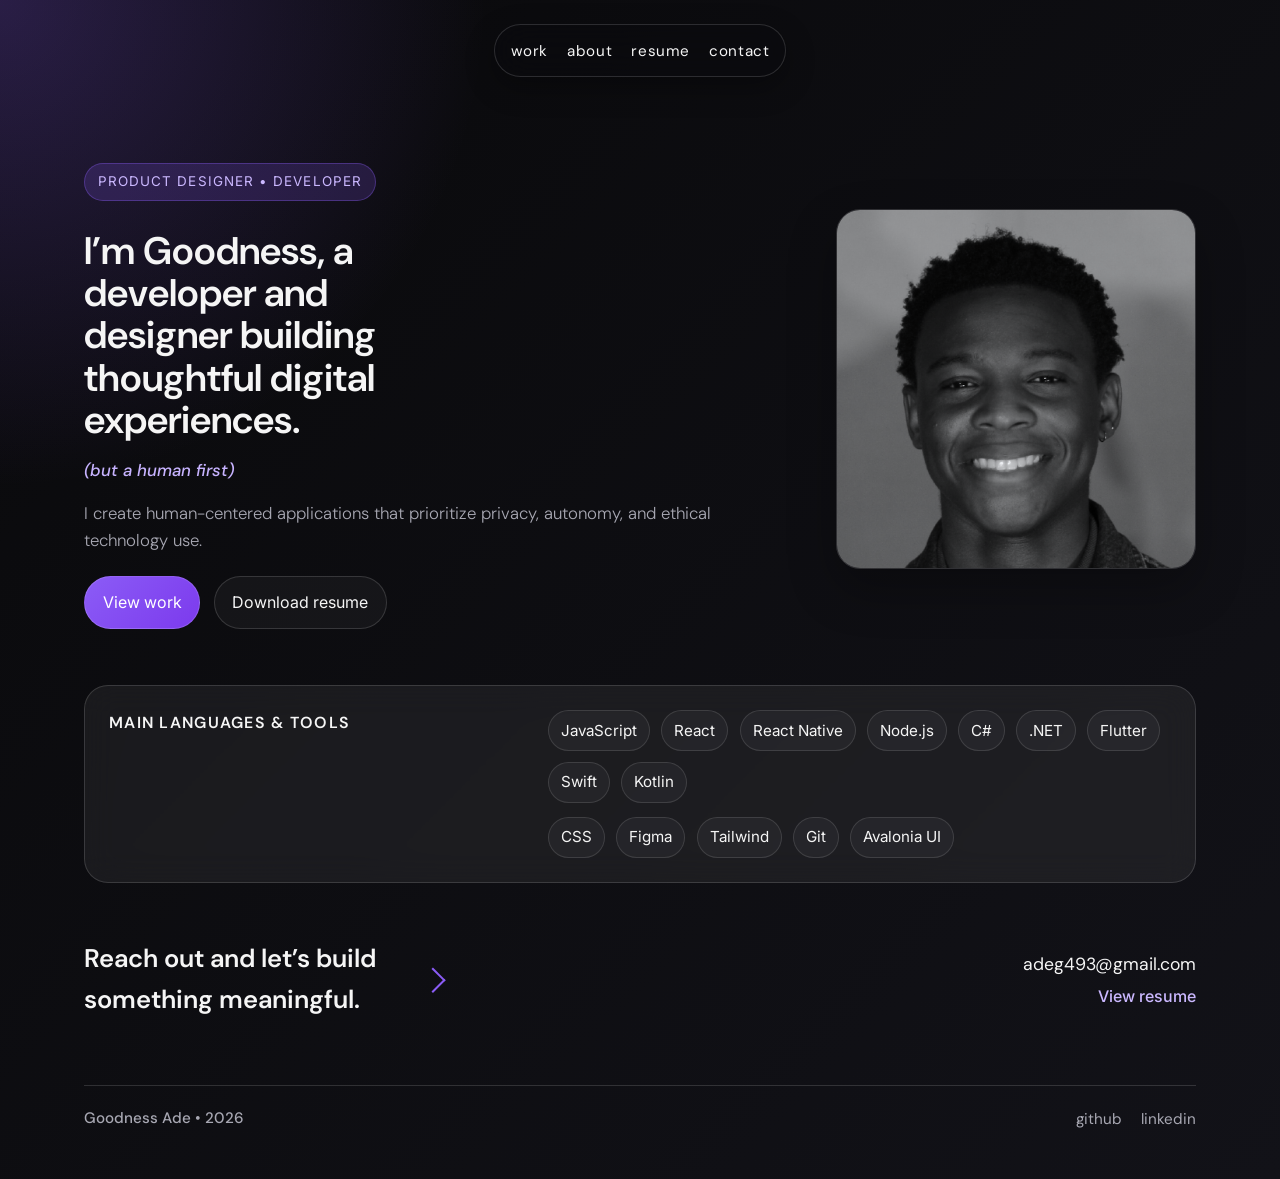
<file: index.html>
<!DOCTYPE html>
<html lang="en">
  <head>
    <meta charset="UTF-8" />
    <meta name="viewport" content="width=device-width, initial-scale=1.0" />
    <title>goodnessade</title>
    <link rel="icon" type="image/x-icon" href="./resources/Frame 38.png" />
    <link rel="preconnect" href="https://fonts.googleapis.com" />
    <link rel="preconnect" href="https://fonts.gstatic.com" crossorigin />
    <link
      href="https://fonts.googleapis.com/css2?family=DM+Sans:ital,opsz,wght@0,9..40,100..1000;1,9..40,100..1000&family=Inter:wght@100..900&display=swap"
      rel="stylesheet"
    />
    <link rel="stylesheet" href="main.css" />
  </head>
  <body class="container" id="body">
    <header class="navbar">
      <nav class="navbar__nav">
        <ul class="navbar__list">
          <li><a href="./work.html" class="navbar__link">work</a></li>
          <li><a href="#./" class="navbar__link">about</a></li>
          <li><a href="./resources/Resume_Goodness_Ade.pdf" class="navbar__link" target="_blank">resume</a></li>
          <li><a href="mailto:adeg493@gmail.com" class="navbar__link">contact</a></li>
        </ul>
      </nav>
    </header>

    <main class="main" id="main">
      <div class="hero__section">
        <div class="text__section">
          <p class="eyebrow">Product designer • developer</p>
          <h3 class="intro__text">
            I’m Goodness, a developer and designer building thoughtful digital experiences.
          </h3>
          <h5 class="human_text">(but a human first)</h5>
          <h5 class="about__text">
            I create human-centered applications that prioritize privacy, autonomy,
            and ethical technology use.
          </h5>
          <div class="hero__actions">
            <a href="./work.html" class="button button--primary">View work</a>
            <a href="./resources/Resume_Goodness_Ade.pdf" class="button button--secondary" target="_blank">Download resume</a>
          </div>
        </div>
        <img src="./resources/goodnessade.png" class="hero__image" alt="Portrait of Goodness Ade" width="450" height="450" />
      </div>
    </main>

    <section class="tools__section">
      <span class="title">Main languages & tools</span>
      <div class="languages__section">
        <div class="first__list">
          <span>JavaScript</span>
          <span>React</span>
          <span>React Native</span>
          <span>Node.js</span>
          <span>C#</span>
          <span>.NET</span>
          <span>Flutter</span>
          <span>Swift</span>
          <span>Kotlin</span>
        </div>
        <div class="second__list">
          <span>CSS</span>
          <span>Figma</span>
          <span>Tailwind</span>
          <span>Git</span>
          <span>Avalonia UI</span>
        </div>
      </div>
    </section>

    <section class="social__section">
      <div class="leader">
        <div class="leader__text">Reach out and let’s build something meaningful.</div>
        <div class="arrow"></div>
      </div>
      <div class="info">
        <a href="mailto:adeg493@gmail.com" class="email">adeg493@gmail.com</a>
        <a href="./resources/Resume_Goodness_Ade.pdf" class="resume" target="_blank">View resume</a>
      </div>
    </section>

    <footer class="footer__border">
      <div class="footer">
        <h5 class="trademark">Goodness Ade • 2026</h5>
        <nav class="footer__nav">
          <ul class="footer__list">
            <li>
              <a href="https://github.com/ade0003" class="footer__link" target="_blank">github</a>
            </li>
            <li>
              <a href="https://www.linkedin.com/in/goodness-ade-182403/" class="footer__link" target="_blank">linkedin</a>
            </li>
          </ul>
        </nav>
      </div>
    </footer>
  </body>
</html>
</file>
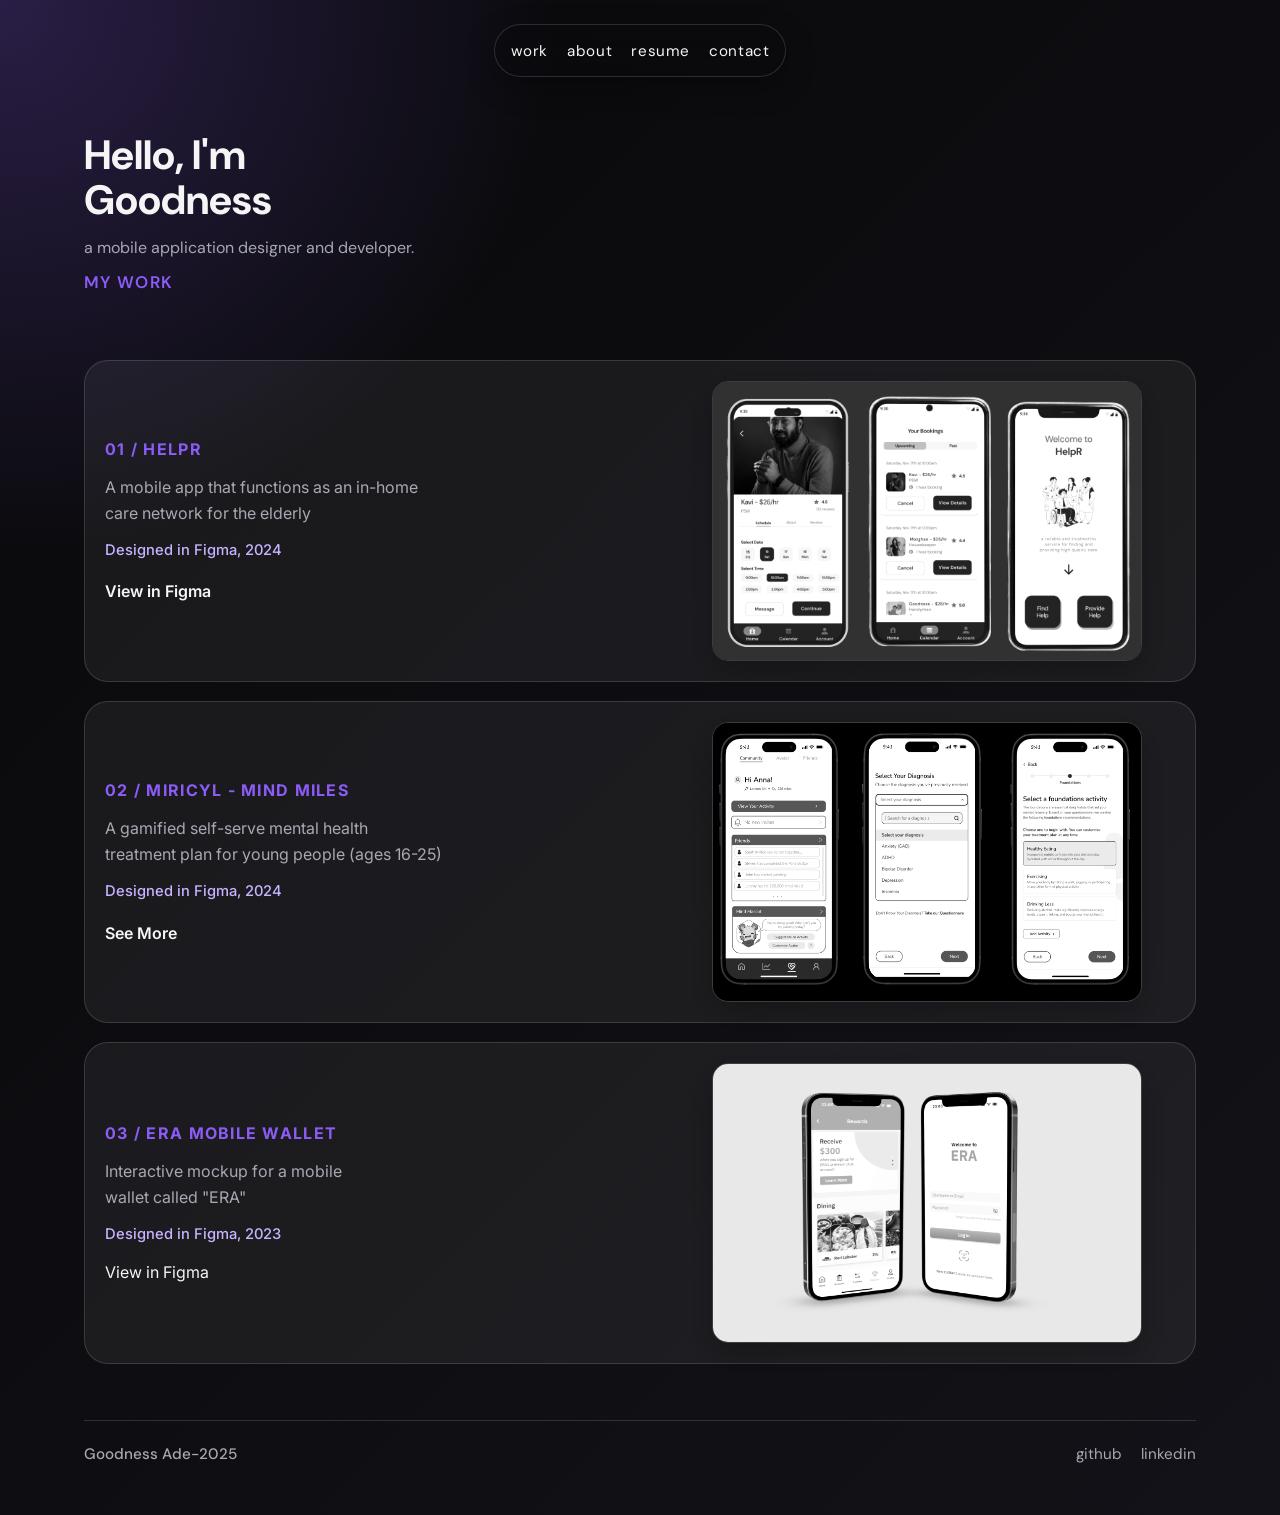
<file: work.html>
<!DOCTYPE html>
<html lang="en">
  <head>
    <meta charset="UTF-8" />
    <meta name="viewport" content="width=device-width, initial-scale=1.0" />
    <title>goodnessade</title>
    <link rel="icon" type="image/x-icon" href="./resources/Frame 38.png">
    <link rel="preconnect" href="https://fonts.googleapis.com" />
    <link rel="preconnect" href="https://fonts.gstatic.com" crossorigin />
    <link
      href="https://fonts.googleapis.com/css2?family=DM+Sans:ital,opsz,wght@0,9..40,100..1000;1,9..40,100..1000&family=Inter:wght@100..900&display=swap"
      rel="stylesheet"
    />
    <link rel="stylesheet" href="main.css" />
  </head>
  <!-- <span class="opaque"></span> -->
  <body class="container" id="body">
    <header class="navbar">
      <nav class="navbar__nav">
        <ul class="navbar__list">
          <li><a href="#work" id="work-link" class="navbar__link">work</a></li>
          <li><a href="./index.html" id="about-link" class="navbar__link">about</a></li>
          <li><a href="./resources/Resume_Goodness_Ade.pdf" class="navbar__link" target="_blank">resume</a></li>
          <li><a href="mailto:adeg492@gmail.com" class="navbar__link">contact</a></li>
        </ul>
      </nav>
    </header>
    <main class="main" id="main">
      <div class="hero">
        <h2 id="intro__main">Hello, I'm <br />Goodness</h1>
        <h4 id="intro">a mobile application designer and developer.</h4>
        
      
      </div>
      <h5 id="my-work">my work</h5> 
      <div class="down-arrow"></div>
    </main>

    <section class="work" id="work">
      <div class="work__section">
        <div class="section__text">
          <a target="_blank" href="https://www.figma.com/proto/6w7J6vtP8EmjLZg3QRNXtK/goodness--elderly-in-home-care-network?page-id=241%3A8805&node-id=2167-369&p=f&viewport=-37%2C-247%2C0.26&t=EDmNYjoz0pDZHW6J-1&scaling=scale-down&content-scaling=fixed"><span id="project__title"> 01 / HelpR</span></a>
          <span>A mobile app that functions as an in-home <br> care network for the elderly</span>
          <small id="design__date"> Designed in Figma, 2024</small>
          <a target= "_blank"href="https://www.figma.com/design/6w7J6vtP8EmjLZg3QRNXtK/goodness--elderly-in-home-care-network?node-id=241-8805&t=LHmnnQTkSR4XGysL-1" id="visit__link">View in Figma</a>
        </div>
        <div class = "section__image">
          <img class="project__image" src="./resources/helpr.png" alt="helpr app home screen" width="430" height="280">
        </div>
      </div>
      <div class="work__section">
        <div class="section__text">
          <span id="project__title"> 02 / Miricyl - Mind Miles</span>
          <span> A gamified self-serve mental health <br> treatment plan for young people (ages 16-25)</span>
          <small id="design__date"> Designed in Figma, 2024</small>
          <a target= "_blank"href="./resources/Miricyl.pdf" id="visit__link">See More</a>
        </div>
        <div class = "section__image">
          <img class="project__image" src="./resources/miricyl.png" alt="era app home screen" width="430" height="280">
        </div>
      </div>
      <div class="work__section">
        <div class="section__text">
          <span id="project__title"> 03 / ERA Mobile Wallet</span>
          <span>Interactive mockup for a mobile <br>wallet called "ERA"</span>
          <small id="design__date"> Designed in Figma, 2023</small>
          <a target= "_blank"href="https://www.figma.com/proto/7RIC249OJOgYamYMKoSegd/Final-Project?page-id=619%3A1132&node-id=732-2169&viewport=558%2C297%2C0.1&t=K4TO3gwN127Tmwyc-1&scaling=scale-down&content-scaling=fixed&starting-point-node-id=1006%3A1404">View in Figma</a>
        </div>
        <div class = "section__image">
          <img class="project__image" src="./resources/era.png" alt="era app home screen" width="430" height="280">
        </div>
      </div>
      
      
    </section>
    <footer class="footer__border">
      <div class="footer">
        <h5 class="trademark">Goodness Ade-2025</h5>
        <nav class="footer__nav">
          <ul class="footer__list">
            <li><a href="https://github.com/ade0003" class="footer__link" target="_blank">github</a></li>
            <li><a href="https://www.linkedin.com/in/goodness-ade-182403/" class="footer__link" target="_blank">linkedin</a></li>
            
          </ul>
        </nav>

      </div>
        
    </footer>

  </body>
  
</html>
</file>
<file: main.css>
:root {
  --color-background: #09090b;
  --color-surface: rgba(255, 255, 255, 0.06);
  --color-surface-strong: rgba(255, 255, 255, 0.1);
  --color-primary: #f5f5f5;
  --color-secondary: #a8a8b3;
  --color-accent: #8b5cf6;
  --color-accent-soft: rgba(139, 92, 246, 0.18);
  --color-border: rgba(255, 255, 255, 0.14);
  --font-primary: "DM Sans", sans-serif;
  --font-secondary: "Inter", sans-serif;
  --container: 72rem;
}

* {
  box-sizing: border-box;
}

html {
  scroll-behavior: smooth;
  font-size: 16px;
}

body {
  margin: 0;
  min-height: 100vh;
  background:
    radial-gradient(circle at top left, rgba(139, 92, 246, 0.25), transparent 28%),
    linear-gradient(135deg, #09090b 0%, #121218 100%);
  color: var(--color-primary);
  font-family: var(--font-secondary);
  line-height: 1.6;
}

body.container {
  width: min(100%, var(--container));
  margin: 0 auto;
  padding: 1.5rem 1.25rem 3rem;
}

a {
  color: var(--color-primary);
  text-decoration: none;
}

h1,
h2,
h3,
h4,
h5,
h6 {
  font-family: var(--font-primary);
  margin: 0;
}

h3,
.heading-3 {
  font-size: clamp(1.8rem, 3vw, 2.7rem);
  line-height: 1.1;
}

h5,
.heading-5 {
  font-size: 1.05rem;
  font-weight: 400;
}

small,
.small {
  font-size: 0.92rem;
}

#body {
  display: flex;
  flex-direction: column;
  gap: 2.5rem;
}

.navbar {
  display: flex;
  justify-content: center;
  position: sticky;
  top: 1rem;
  z-index: 1000;
}

.navbar__nav {
  background: rgba(10, 10, 14, 0.72);
  border: 1px solid var(--color-border);
  border-radius: 999px;
  backdrop-filter: blur(18px);
  box-shadow: 0 10px 30px rgba(0, 0, 0, 0.3);
  padding: 0.8rem 1rem;
}

.navbar__list {
  display: flex;
  gap: 1.2rem;
  align-items: center;
  margin: 0;
  padding: 0;
  list-style: none;
}

.navbar__link {
  position: relative;
  font-family: var(--font-primary);
  font-size: 0.95rem;
  letter-spacing: 0.04em;
  text-transform: lowercase;
  transition: color 0.2s ease;
}

.navbar__link::after {
  content: "";
  position: absolute;
  left: 0;
  bottom: -0.3rem;
  width: 100%;
  height: 2px;
  background: linear-gradient(90deg, var(--color-accent), #7dd3fc);
  transform: scaleX(0);
  transform-origin: left;
  transition: transform 0.25s ease;
}

.navbar__link:hover,
.navbar__link:focus-visible {
  color: var(--color-accent);
}

.navbar__link:hover::after,
.navbar__link:focus-visible::after {
  transform: scaleX(1);
}

.hero__section {
  display: grid;
  grid-template-columns: 1.3fr 0.8fr;
  gap: 2rem;
  align-items: center;
  padding: 2rem 0 1rem;
}

.text__section {
  display: flex;
  flex-direction: column;
  gap: 1rem;
}

.eyebrow {
  display: inline-flex;
  width: fit-content;
  padding: 0.45rem 0.8rem;
  border-radius: 999px;
  background: var(--color-accent-soft);
  border: 1px solid rgba(139, 92, 246, 0.35);
  color: #cbb8ff;
  font-size: 0.84rem;
  letter-spacing: 0.08em;
  text-transform: uppercase;
}

.intro__text {
  color: var(--color-primary);
  font-weight: 600;
  max-width: 12ch;
}

.human_text {
  margin: 0;
  color: #c7b3ff;
  font-style: italic;
  font-weight: 500;
}

.about__text {
  color: var(--color-secondary);
  font-weight: 300;
  font-size: 1.05rem;
  max-width: 58ch;
  margin: 0;
}

.hero__actions {
  display: flex;
  flex-wrap: wrap;
  gap: 0.85rem;
  margin-top: 0.4rem;
}

.button {
  display: inline-flex;
  align-items: center;
  justify-content: center;
  padding: 0.8rem 1.1rem;
  border-radius: 999px;
  border: 1px solid var(--color-border);
  transition: transform 0.2s ease, border-color 0.2s ease, background 0.2s ease;
}

.button:hover {
  transform: translateY(-1px);
}

.button--primary {
  background: linear-gradient(135deg, var(--color-accent), #7c3aed);
  color: white;
}

.button--secondary {
  background: rgba(255, 255, 255, 0.04);
  color: var(--color-primary);
}

.hero__image {
  justify-self: end;
  width: min(100%, 360px);
  height: auto;
  border-radius: 1.5rem;
  border: 1px solid var(--color-border);
  box-shadow: 0 20px 48px rgba(0, 0, 0, 0.28);
}

.tools__section {
  display: grid;
  grid-template-columns: 0.8fr 1.2fr;
  gap: 1.5rem;
  padding: 1.5rem;
  border: 1px solid var(--color-border);
  border-radius: 1.5rem;
  background: var(--color-surface);
  backdrop-filter: blur(16px);
}

.title {
  font-family: var(--font-primary);
  color: var(--color-primary);
  font-weight: 600;
  letter-spacing: 0.08em;
  text-transform: uppercase;
}

.languages__section {
  display: flex;
  flex-direction: column;
  gap: 0.9rem;
  color: var(--color-secondary);
}

.first__list,
.second__list {
  display: flex;
  flex-wrap: wrap;
  gap: 0.7rem;
}

.first__list span,
.second__list span {
  padding: 0.45rem 0.75rem;
  border-radius: 999px;
  border: 1px solid rgba(255, 255, 255, 0.12);
  background: rgba(255, 255, 255, 0.04);
  color: var(--color-primary);
  font-size: 0.95rem;
}

.social__section {
  display: flex;
  justify-content: space-between;
  align-items: center;
  gap: 2rem;
  padding: 1rem 0 0.5rem;
}

.leader {
  display: flex;
  align-items: center;
  gap: 1rem;
}

.leader__text {
  font-family: var(--font-primary);
  color: var(--color-primary);
  font-size: clamp(1.25rem, 2vw, 1.7rem);
  font-weight: 600;
  max-width: 18ch;
}

.arrow {
  width: 1.15rem;
  height: 1.15rem;
  border-right: 2px solid var(--color-accent);
  border-bottom: 2px solid var(--color-accent);
  transform: rotate(-45deg);
  flex-shrink: 0;
}

.info {
  display: flex;
  flex-direction: column;
  align-items: flex-end;
  gap: 0.35rem;
}

.email {
  font-family: var(--font-primary);
  font-size: 1.1rem;
  color: var(--color-primary);
}

.resume {
  color: #cbb8ff;
  font-weight: 500;
}

.footer__border {
  border-top: 1px solid var(--color-border);
  padding-top: 1.25rem;
  margin-top: 1rem;
}

.footer {
  display: flex;
  justify-content: space-between;
  align-items: center;
  gap: 1rem;
}

.trademark {
  color: var(--color-secondary);
  font-weight: 500;
  font-size: 0.95rem;
}

.footer__list {
  display: flex;
  gap: 1.2rem;
  list-style: none;
  margin: 0;
  padding: 0;
}

.footer__link {
  color: var(--color-secondary);
  font-family: var(--font-primary);
  font-size: 0.95rem;
}

#my-work {
  font-family: var(--font-primary);
  color: var(--color-accent);
  font-weight: 600;
  letter-spacing: 0.08em;
  text-transform: uppercase;
  margin-bottom: 0.5rem;
}

.hero {
  display: flex;
  flex-direction: column;
  gap: 0.75rem;
  padding: 1rem 0 0.5rem;
}

#intro__main {
  font-size: clamp(2rem, 3.2vw, 3rem);
  font-weight: 700;
  line-height: 1.1;
}

#intro {
  color: var(--color-secondary);
  font-weight: 400;
  max-width: 44ch;
}

.work {
  display: grid;
  gap: 1.2rem;
  margin-top: 1rem;
}

.work__section {
  display: grid;
  grid-template-columns: 1.05fr 0.95fr;
  gap: 1.5rem;
  align-items: center;
  padding: 1.25rem;
  border: 1px solid var(--color-border);
  border-radius: 1.5rem;
  background: var(--color-surface);
}

.section__text {
  display: flex;
  flex-direction: column;
  gap: 0.8rem;
  color: var(--color-secondary);
}

#project__title {
  color: var(--color-accent);
  font-weight: 700;
  letter-spacing: 0.08em;
  text-transform: uppercase;
}

#design__date {
  color: #c7b3ff;
  font-weight: 500;
}

#visit__link {
  margin-top: 0.25rem;
  color: var(--color-primary);
  font-weight: 600;
  width: fit-content;
}

.section__image {
  display: flex;
  justify-content: center;
}

.project__image {
  width: 100%;
  max-width: 430px;
  border-radius: 1rem;
  border: 1px solid var(--color-border);
  box-shadow: 0 12px 30px rgba(0, 0, 0, 0.24);
  filter: grayscale(100%) contrast(1.03);
}

@media (max-width: 760px) {
  body.container {
    padding: 1rem 1rem 2rem;
  }

  .navbar__nav {
    border-radius: 1.2rem;
  }

  .navbar__list {
    gap: 0.9rem;
    flex-wrap: wrap;
    justify-content: center;
  }

  .hero__section,
  .tools__section,
  .social__section,
  .work__section {
    grid-template-columns: 1fr;
    display: grid;
  }

  .hero__section {
    gap: 1.5rem;
  }

  .hero__image {
    justify-self: start;
  }

  .social__section {
    gap: 1rem;
  }

  .info {
    align-items: flex-start;
  }

  .footer {
    flex-direction: column;
    align-items: flex-start;
  }
}

@media (max-width: 540px) {
  .navbar__nav {
    padding: 0.7rem 0.85rem;
  }

  .hero__section {
    padding-top: 1rem;
  }

  .intro__text {
    max-width: 100%;
  }

  .tools__section,
  .work__section {
    padding: 1rem;
  }
}
</file>
